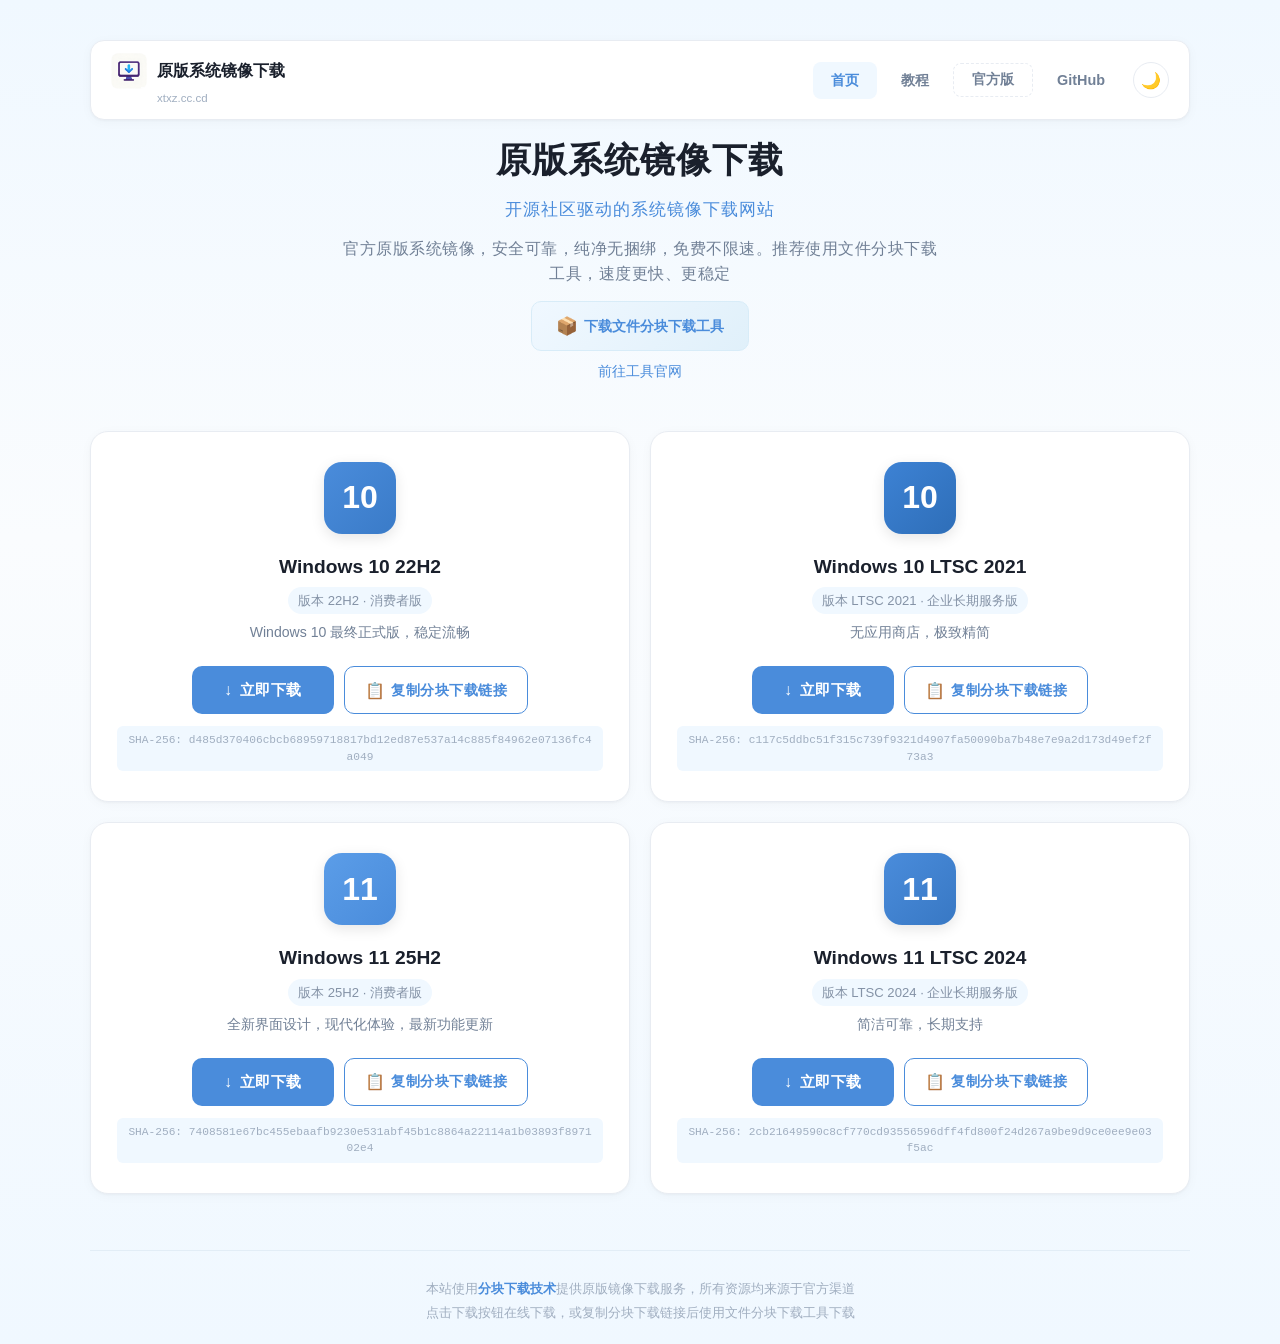
<file: index.html>
<!DOCTYPE html>
<html lang="zh-CN">
<head>
  <meta charset="UTF-8">
  <meta name="viewport" content="width=device-width, initial-scale=1.0">
  <meta name="description" content="官方原版系统镜像下载，包含 Windows 10、Windows 10 LTSC、Windows 11、Windows 11 LTSC，安全可靠纯净无捆绑">
  <meta name="keywords" content="Windows下载,Windows10,Windows11,系统镜像,原版ISO,系统下载">
  <meta name="theme-color" content="#4a8cdb">
  <meta name="color-scheme" content="light dark">
  <link rel="icon" type="image/png" href="favicon.png">
  <title>原版系统镜像下载</title>
  <link rel="stylesheet" href="style.css">
  <script src="script.js" defer></script>
</head>
<body>
  <nav class="top-nav" role="navigation" aria-label="主导航">
    <div class="nav-left">
      <a href="index.html" class="nav-brand">
        <img src="favicon.png" alt="网站图标" class="nav-logo">
        <span class="nav-title">原版系统镜像下载</span>
      </a>
      <a href="https://xtxz.cc.cd" class="nav-domain" id="navDomain">xtxz.cc.cd</a>
    </div>
    <div class="nav-right">
      <a href="index.html" class="nav-link active">首页</a>
      <a href="tutorial.html" class="nav-link">教程</a>
      <button class="version-toggle" id="versionToggle" title="切换版本"></button>
      <a href="https://github.com/xtjxxz/xtxz" target="_blank" rel="noopener noreferrer" class="nav-link">GitHub</a>
      <button class="theme-toggle" id="themeToggle" aria-label="切换暗色模式" title="切换暗色模式">
        <span class="theme-icon theme-icon-light">🌙</span>
        <span class="theme-icon theme-icon-dark">☀️</span>
      </button>
    </div>
  </nav>

  <div class="container">
    <header class="header">
      <h1>原版系统镜像下载</h1>
      <p class="header-tagline">开源社区驱动的系统镜像下载网站</p>
      <p class="subtitle">官方原版系统镜像，安全可靠，纯净无捆绑，免费不限速。推荐使用文件分块下载工具，速度更快、更稳定</p>
      <a href="https://y.zhshh.cn/fkxz/wjxz.exe" class="tool-link" download>
        <span class="link-icon">📦</span>
        下载文件分块下载工具
      </a>
      <a href="https://fkxz.zhshh.cn" target="_blank" rel="noopener noreferrer" class="site-link">前往工具官网</a>
    </header>

    <main class="download-grid" role="main" aria-label="系统镜像下载列表">
      <article class="download-card">
        <div class="card-icon win10" aria-hidden="true"></div>
        <div class="card-info">
          <h2>Windows 10 22H2</h2>
          <p class="version">版本 22H2 · 消费者版</p>
          <p class="desc">Windows 10 最终正式版，稳定流畅</p>
        </div>
        <div class="btn-group">
          <a href="https://xtjx.cc.cd/sw/?fkx=w1022h2.fkx" target="_blank" rel="noopener noreferrer" class="download-btn" aria-label="下载 Windows 10 22H2">
            <span class="btn-icon" aria-hidden="true">↓</span>
            立即下载
          </a>
          <button class="copy-btn" data-copy="https://xtjx.cc.cd/w1022h2.fkx" aria-label="复制 Windows 10 22H2 分块下载链接">
            <span class="btn-icon" aria-hidden="true">📋</span>
            复制分块下载链接
          </button>
        </div>
        <p class="sha256">SHA-256: d485d370406cbcb68959718817bd12ed87e537a14c885f84962e07136fc4a049</p>
      </article>

      <article class="download-card">
        <div class="card-icon win10ltsc" aria-hidden="true"></div>
        <div class="card-info">
          <h2>Windows 10 LTSC 2021</h2>
          <p class="version">版本 LTSC 2021 · 企业长期服务版</p>
          <p class="desc">无应用商店，极致精简</p>
        </div>
        <div class="btn-group">
          <a href="https://xtjx.cc.cd/sw/?fkx=w10ltsc2021.fkx" target="_blank" rel="noopener noreferrer" class="download-btn" aria-label="下载 Windows 10 LTSC 2021">
            <span class="btn-icon" aria-hidden="true">↓</span>
            立即下载
          </a>
          <button class="copy-btn" data-copy="https://xtjx.cc.cd/w10ltsc2021.fkx" aria-label="复制 Windows 10 LTSC 2021 分块下载链接">
            <span class="btn-icon" aria-hidden="true">📋</span>
            复制分块下载链接
          </button>
        </div>
        <p class="sha256">SHA-256: c117c5ddbc51f315c739f9321d4907fa50090ba7b48e7e9a2d173d49ef2f73a3</p>
      </article>

      <article class="download-card">
        <div class="card-icon win11" aria-hidden="true"></div>
        <div class="card-info">
          <h2>Windows 11 25H2</h2>
          <p class="version">版本 25H2 · 消费者版</p>
          <p class="desc">全新界面设计，现代化体验，最新功能更新</p>
        </div>
        <div class="btn-group">
          <a href="https://w11.xtjx.cc.cd/sw/?fkx=w1125h2.fkx" target="_blank" rel="noopener noreferrer" class="download-btn" aria-label="下载 Windows 11 25H2">
            <span class="btn-icon" aria-hidden="true">↓</span>
            立即下载
          </a>
          <button class="copy-btn" data-copy="https://w11.xtjx.cc.cd/w1125h2.fkx" aria-label="复制 Windows 11 25H2 分块下载链接">
            <span class="btn-icon" aria-hidden="true">📋</span>
            复制分块下载链接
          </button>
        </div>
        <p class="sha256">SHA-256: 7408581e67bc455ebaafb9230e531abf45b1c8864a22114a1b03893f897102e4</p>
      </article>

      <article class="download-card">
        <div class="card-icon win11ltsc" aria-hidden="true"></div>
        <div class="card-info">
          <h2>Windows 11 LTSC 2024</h2>
          <p class="version">版本 LTSC 2024 · 企业长期服务版</p>
          <p class="desc">简洁可靠，长期支持</p>
        </div>
        <div class="btn-group">
          <a href="https://w11ltsc.xtjx.cc.cd/sw/?fkx=w11ltsc2024.fkx" target="_blank" rel="noopener noreferrer" class="download-btn" aria-label="下载 Windows 11 LTSC 2024">
            <span class="btn-icon" aria-hidden="true">↓</span>
            立即下载
          </a>
          <button class="copy-btn" data-copy="https://w11ltsc.xtjx.cc.cd/w11ltsc2024.fkx" aria-label="复制 Windows 11 LTSC 2024 分块下载链接">
            <span class="btn-icon" aria-hidden="true">📋</span>
            复制分块下载链接
          </button>
        </div>
        <p class="sha256">SHA-256: 2cb21649590c8cf770cd93556596dff4fd800f24d267a9be9d9ce0ee9e03f5ac</p>
      </article>
    </main>

    <footer class="footer">
      <p>本站使用<a href="https://github.com/zsh-cn/fkxz" target="_blank" rel="noopener noreferrer" class="footer-link">分块下载技术</a>提供原版镜像下载服务，所有资源均来源于官方渠道</p>
      <p class="tips">点击下载按钮在线下载，或复制分块下载链接后使用文件分块下载工具下载</p>
    </footer>
  </div>

  <button class="back-to-top" id="backToTop" aria-label="回到顶部" title="回到顶部">
    <span class="back-to-top-icon">↑</span>
  </button>

  <div class="toast-container" id="toastContainer" aria-live="polite" aria-atomic="true"></div>
</body>
</html>
</file>
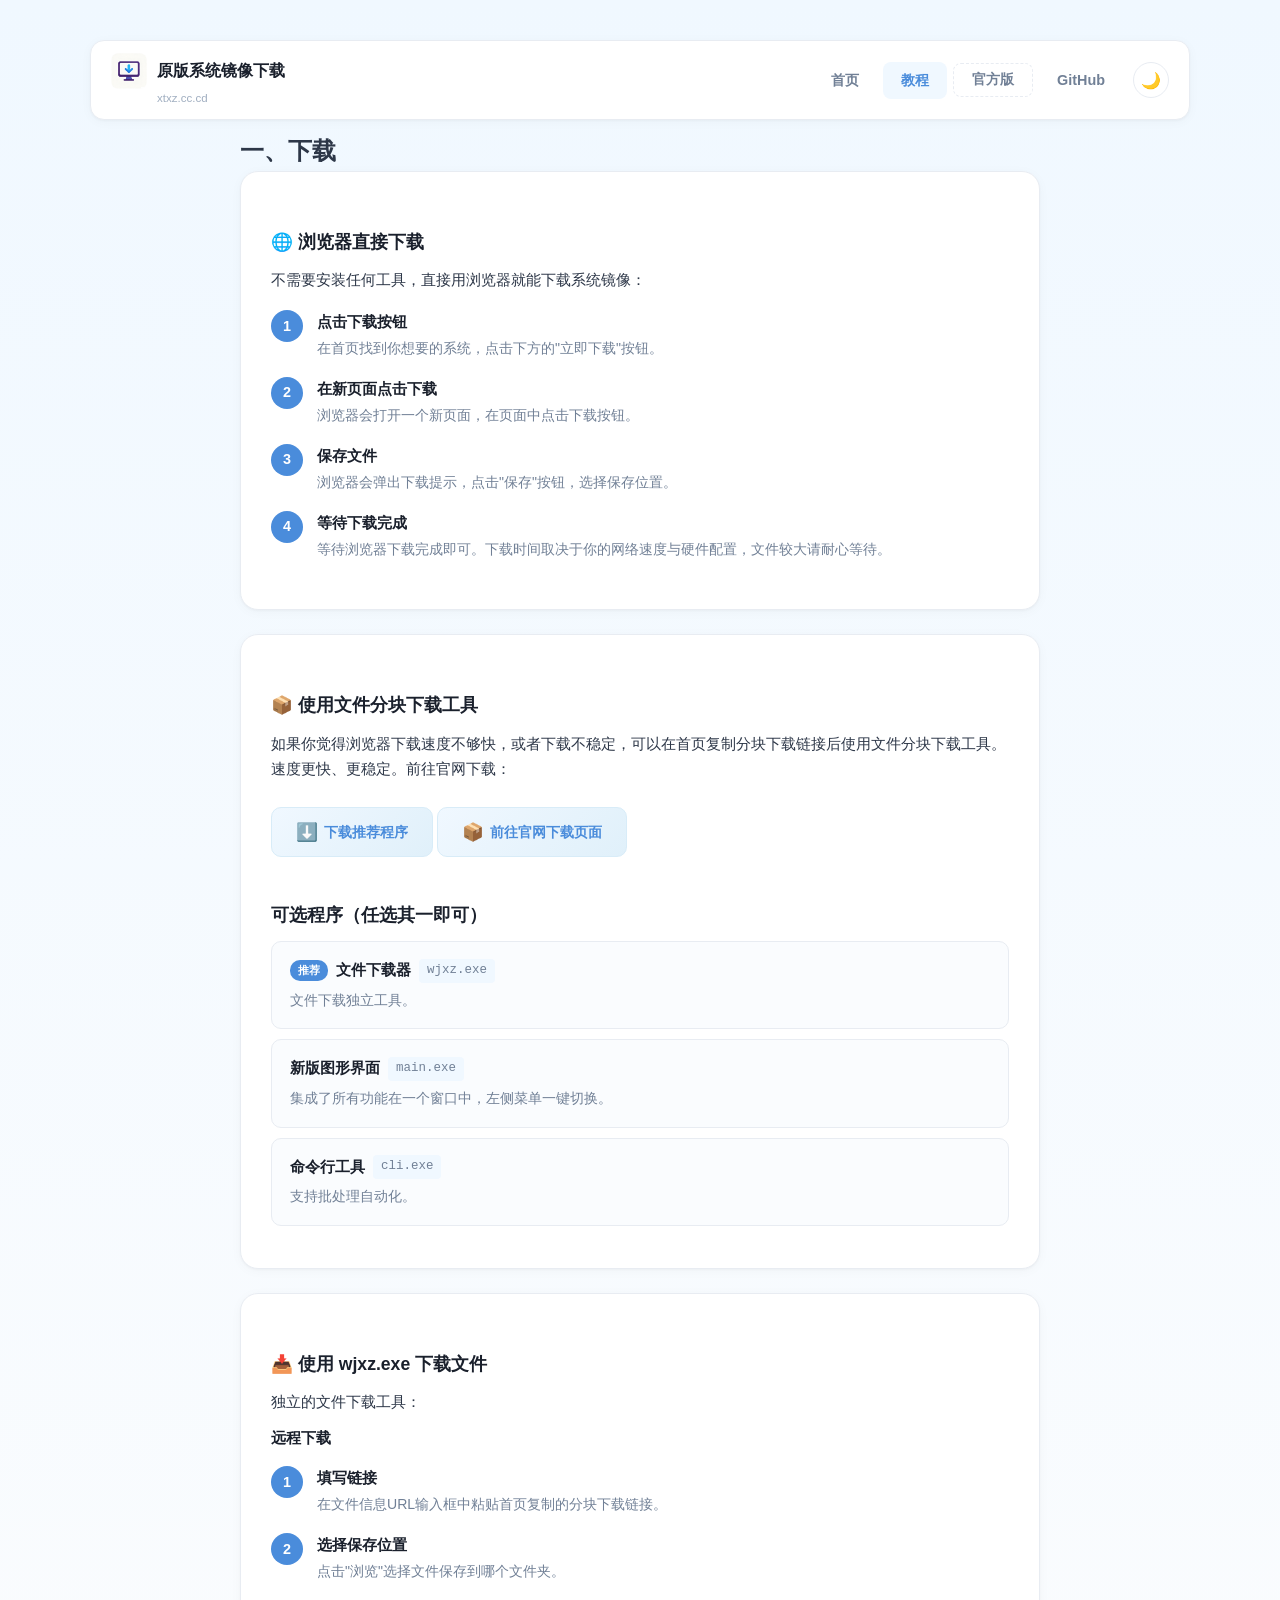
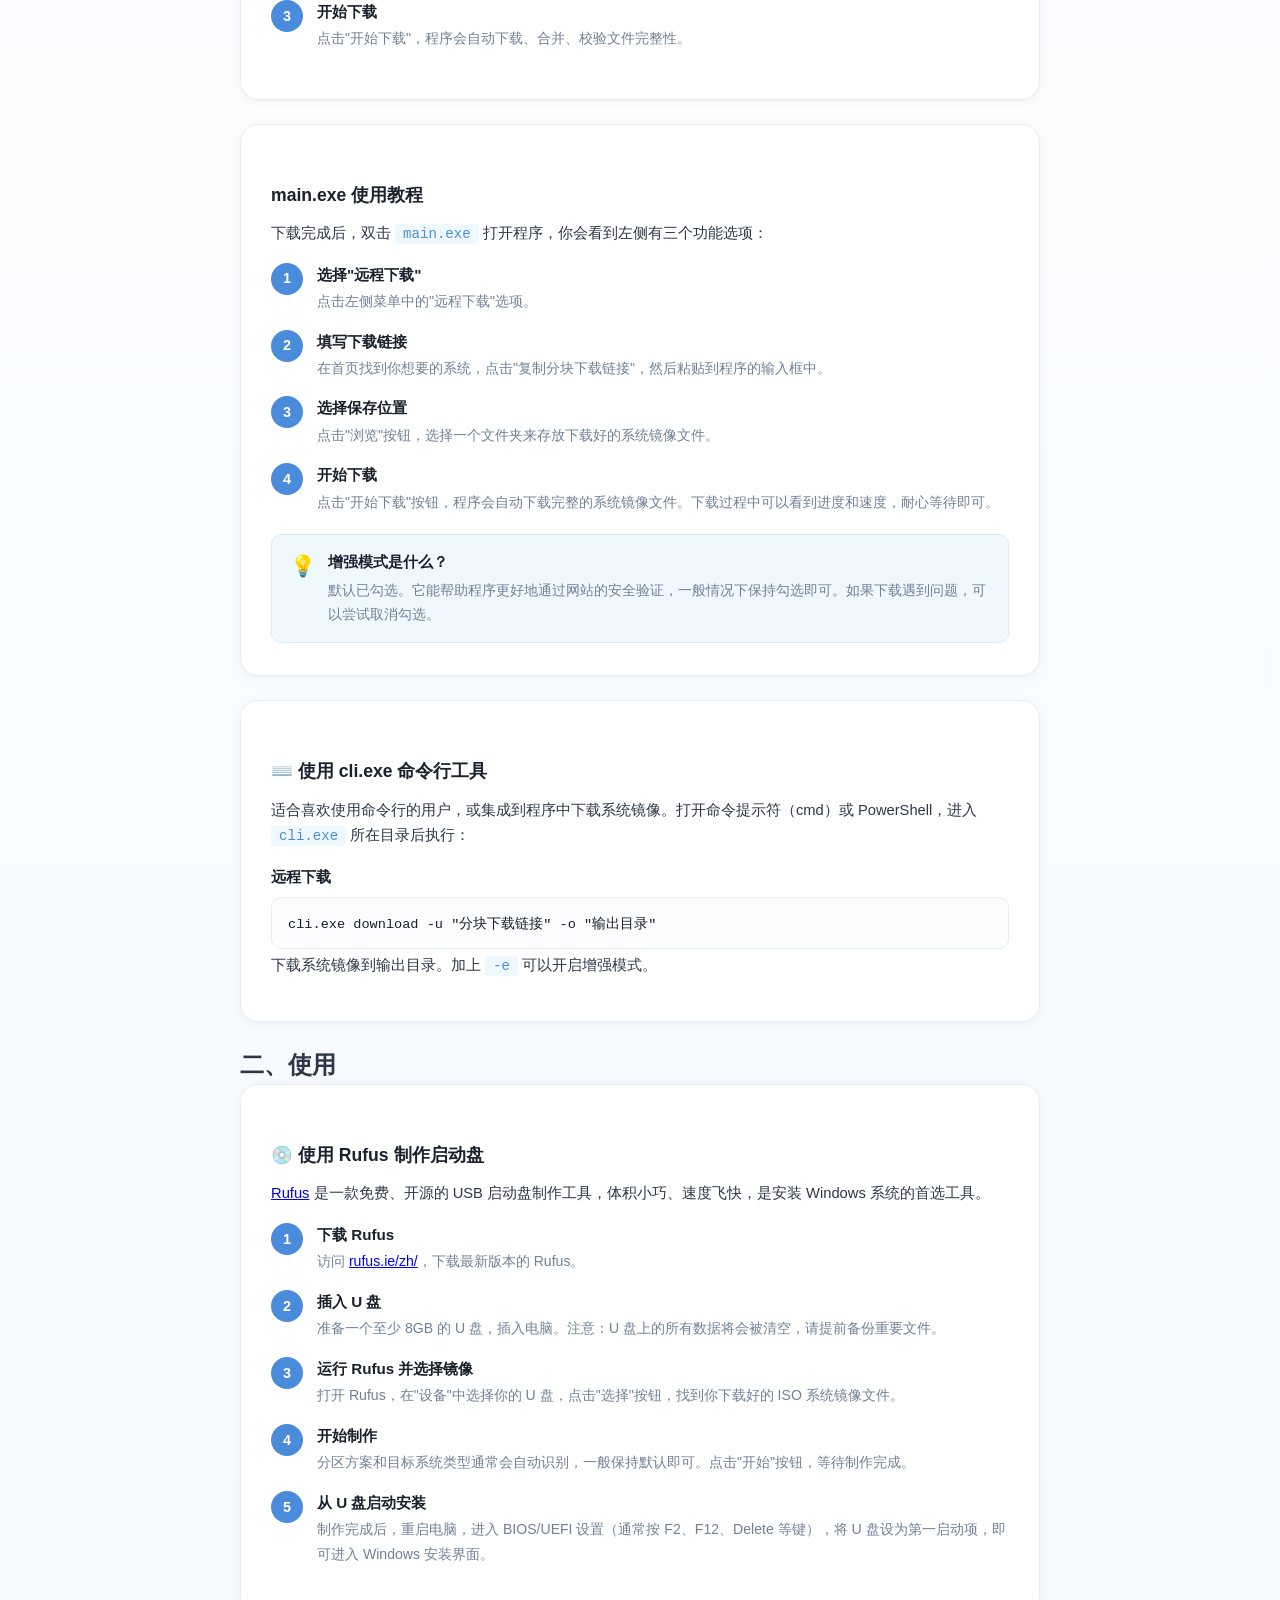
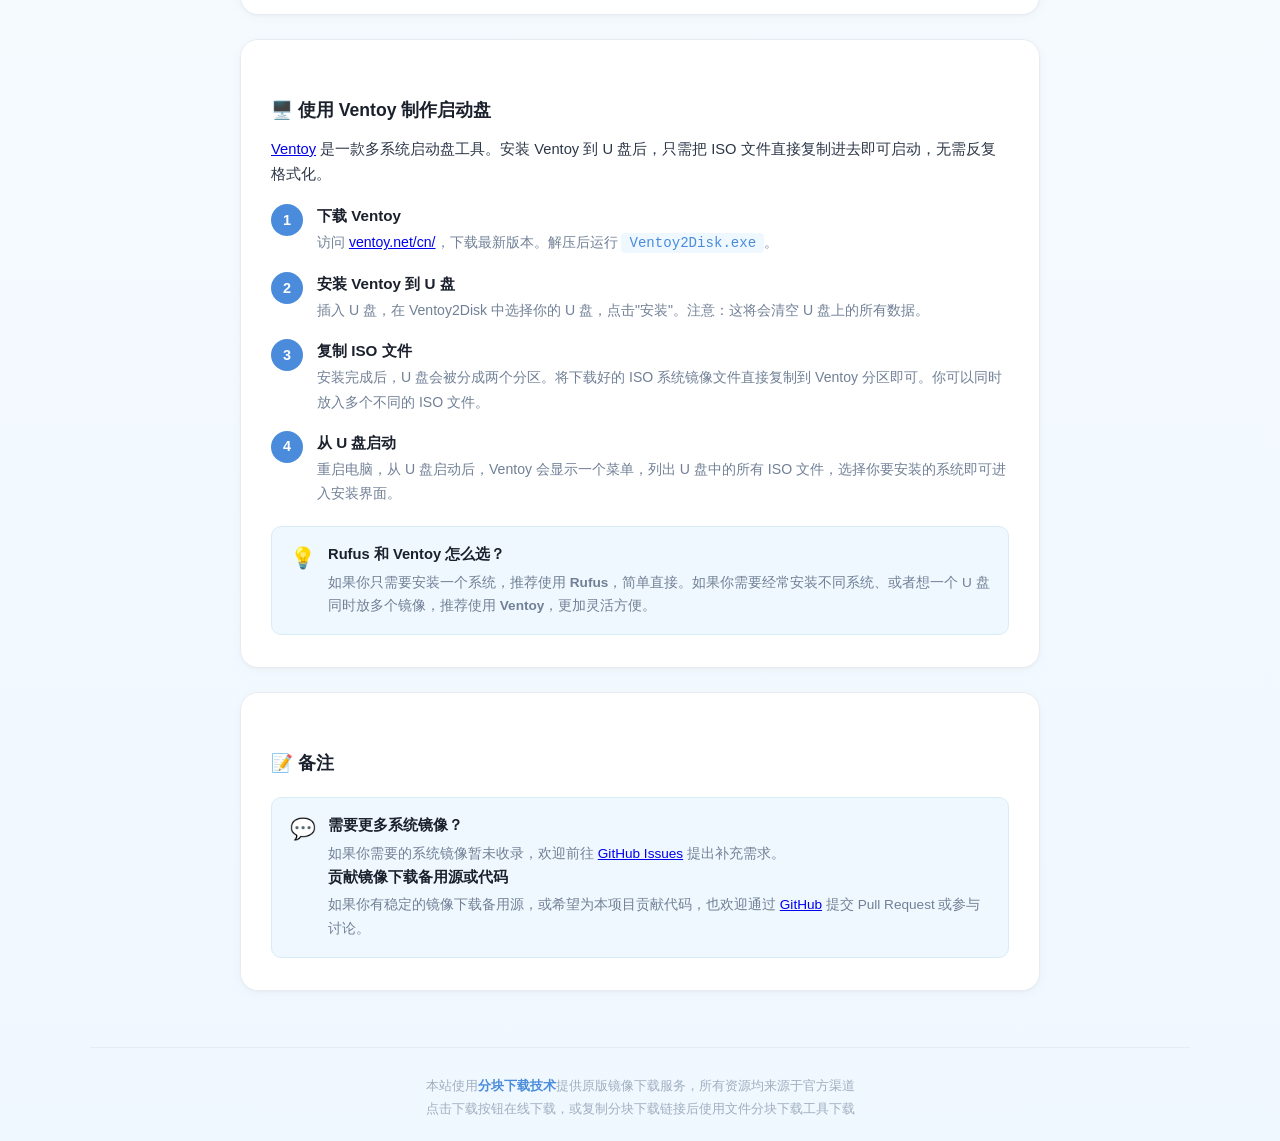
<file: tutorial.html>
<!DOCTYPE html>
<html lang="zh-CN">
<head>
  <meta charset="UTF-8">
  <meta name="viewport" content="width=device-width, initial-scale=1.0">
  <meta name="description" content="文件分块下载工具使用教程，手把手教你如何下载和安装 Windows 系统镜像">
  <meta name="keywords" content="Windows下载,文件分块下载,教程,系统镜像,下载工具">
  <meta name="theme-color" content="#4a8cdb">
  <meta name="color-scheme" content="light dark">
  <link rel="icon" type="image/png" href="favicon.png">
  <title>教程</title>
  <link rel="stylesheet" href="style.css">
  <script src="script.js" defer></script>
</head>
<body>
  <nav class="top-nav" role="navigation" aria-label="主导航">
    <div class="nav-left">
      <a href="index.html" class="nav-brand">
        <img src="favicon.png" alt="网站图标" class="nav-logo">
        <span class="nav-title">原版系统镜像下载</span>
      </a>
      <a href="https://xtxz.cc.cd" class="nav-domain" id="navDomain">xtxz.cc.cd</a>
    </div>
    <div class="nav-right">
      <a href="index.html" class="nav-link">首页</a>
      <a href="tutorial.html" class="nav-link active">教程</a>
      <button class="version-toggle" id="versionToggle" title="切换版本"></button>
      <a href="https://github.com/xtjxxz/xtxz" target="_blank" rel="noopener noreferrer" class="nav-link">GitHub</a>
      <button class="theme-toggle" id="themeToggle" aria-label="切换暗色模式" title="切换暗色模式">
        <span class="theme-icon theme-icon-light">🌙</span>
        <span class="theme-icon theme-icon-dark">☀️</span>
      </button>
    </div>
  </nav>

  <div class="container">
    <main class="tutorial-content" role="main" aria-label="使用教程">
      <h2>一、下载</h2>

      <section class="tutorial-section">
        <h3>🌐 浏览器直接下载</h3>
        <p>不需要安装任何工具，直接用浏览器就能下载系统镜像：</p>

        <div class="step-list">
          <div class="step-item">
            <span class="step-num">1</span>
            <div class="step-body">
              <h4>点击下载按钮</h4>
              <p>在首页找到你想要的系统，点击下方的"立即下载"按钮。</p>
            </div>
          </div>
          <div class="step-item">
            <span class="step-num">2</span>
            <div class="step-body">
              <h4>在新页面点击下载</h4>
              <p>浏览器会打开一个新页面，在页面中点击下载按钮。</p>
            </div>
          </div>
          <div class="step-item">
            <span class="step-num">3</span>
            <div class="step-body">
              <h4>保存文件</h4>
              <p>浏览器会弹出下载提示，点击"保存"按钮，选择保存位置。</p>
            </div>
          </div>
          <div class="step-item">
            <span class="step-num">4</span>
            <div class="step-body">
              <h4>等待下载完成</h4>
              <p>等待浏览器下载完成即可。下载时间取决于你的网络速度与硬件配置，文件较大请耐心等待。</p>
            </div>
          </div>
        </div>
      </section>

      <section class="tutorial-section">
        <h3>📦 使用文件分块下载工具</h3>
        <p>如果你觉得浏览器下载速度不够快，或者下载不稳定，可以在首页复制分块下载链接后使用文件分块下载工具。速度更快、更稳定。前往官网下载：</p>
        <a href="https://y.zhshh.cn/fkxz/wjxz.exe" class="tool-link" download>
          <span class="link-icon">⬇️</span>
          下载推荐程序
        </a>
        <a href="https://fkxz.zhshh.cn/download" target="_blank" rel="noopener noreferrer" class="tool-link">
          <span class="link-icon">📦</span>
          前往官网下载页面
        </a>

        <div class="program-list">
          <h3>可选程序（任选其一即可）</h3>
          <div class="program-card">
            <div class="program-header">
              <span class="program-badge">推荐</span>
              <strong>文件下载器</strong>
              <span class="program-file">wjxz.exe</span>
            </div>
            <p>文件下载独立工具。</p>
          </div>
          <div class="program-card">
            <div class="program-header">
              <strong>新版图形界面</strong>
              <span class="program-file">main.exe</span>
            </div>
            <p>集成了所有功能在一个窗口中，左侧菜单一键切换。</p>
          </div>
          <div class="program-card">
            <div class="program-header">
              <strong>命令行工具</strong>
              <span class="program-file">cli.exe</span>
            </div>
            <p>支持批处理自动化。</p>
          </div>
        </div>
      </section>

      <section class="tutorial-section">
        <h3>📥 使用 wjxz.exe 下载文件</h3>
        <p>独立的文件下载工具：</p>

        <h4>远程下载</h4>
        <div class="step-list">
          <div class="step-item">
            <span class="step-num">1</span>
            <div class="step-body">
              <h4>填写链接</h4>
              <p>在文件信息URL输入框中粘贴首页复制的分块下载链接。</p>
            </div>
          </div>
          <div class="step-item">
            <span class="step-num">2</span>
            <div class="step-body">
              <h4>选择保存位置</h4>
              <p>点击"浏览"选择文件保存到哪个文件夹。</p>
            </div>
          </div>
          <div class="step-item">
            <span class="step-num">3</span>
            <div class="step-body">
              <h4>开始下载</h4>
              <p>点击"开始下载"，程序会自动下载、合并、校验文件完整性。</p>
            </div>
          </div>
        </div>
      </section>

      <section class="tutorial-section">
        <h3>main.exe 使用教程</h3>
        <p>下载完成后，双击 <code>main.exe</code> 打开程序，你会看到左侧有三个功能选项：</p>

        <div class="step-list">
          <div class="step-item">
            <span class="step-num">1</span>
            <div class="step-body">
              <h4>选择"远程下载"</h4>
              <p>点击左侧菜单中的"远程下载"选项。</p>
            </div>
          </div>
          <div class="step-item">
            <span class="step-num">2</span>
            <div class="step-body">
              <h4>填写下载链接</h4>
              <p>在首页找到你想要的系统，点击"复制分块下载链接"，然后粘贴到程序的输入框中。</p>
            </div>
          </div>
          <div class="step-item">
            <span class="step-num">3</span>
            <div class="step-body">
              <h4>选择保存位置</h4>
              <p>点击"浏览"按钮，选择一个文件夹来存放下载好的系统镜像文件。</p>
            </div>
          </div>
          <div class="step-item">
            <span class="step-num">4</span>
            <div class="step-body">
              <h4>开始下载</h4>
              <p>点击"开始下载"按钮，程序会自动下载完整的系统镜像文件。下载过程中可以看到进度和速度，耐心等待即可。</p>
            </div>
          </div>
        </div>

        <div class="tip-box">
          <span class="tip-icon">💡</span>
          <div class="tip-body">
            <strong>增强模式是什么？</strong>
            <p>默认已勾选。它能帮助程序更好地通过网站的安全验证，一般情况下保持勾选即可。如果下载遇到问题，可以尝试取消勾选。</p>
          </div>
        </div>
      </section>

      <section class="tutorial-section">
        <h3>⌨️ 使用 cli.exe 命令行工具</h3>
        <p>适合喜欢使用命令行的用户，或集成到程序中下载系统镜像。打开命令提示符（cmd）或 PowerShell，进入 <code>cli.exe</code> 所在目录后执行：</p>

        <div class="cli-examples">
          <h4>远程下载</h4>
          <div class="code-block">
            <code>cli.exe download -u "分块下载链接" -o "输出目录"</code>
          </div>
          <p class="code-desc">下载系统镜像到输出目录。加上 <code>-e</code> 可以开启增强模式。</p>
        </div>
      </section>

      <h2>二、使用</h2>

      <section class="tutorial-section">
        <h3>💿 使用 Rufus 制作启动盘</h3>
        <p><a href="https://rufus.ie/zh/" target="_blank" rel="noopener noreferrer">Rufus</a> 是一款免费、开源的 USB 启动盘制作工具，体积小巧、速度飞快，是安装 Windows 系统的首选工具。</p>

        <div class="step-list">
          <div class="step-item">
            <span class="step-num">1</span>
            <div class="step-body">
              <h4>下载 Rufus</h4>
              <p>访问 <a href="https://rufus.ie/zh/" target="_blank" rel="noopener noreferrer">rufus.ie/zh/</a>，下载最新版本的 Rufus。</p>
            </div>
          </div>
          <div class="step-item">
            <span class="step-num">2</span>
            <div class="step-body">
              <h4>插入 U 盘</h4>
              <p>准备一个至少 8GB 的 U 盘，插入电脑。注意：U 盘上的所有数据将会被清空，请提前备份重要文件。</p>
            </div>
          </div>
          <div class="step-item">
            <span class="step-num">3</span>
            <div class="step-body">
              <h4>运行 Rufus 并选择镜像</h4>
              <p>打开 Rufus，在"设备"中选择你的 U 盘，点击"选择"按钮，找到你下载好的 ISO 系统镜像文件。</p>
            </div>
          </div>
          <div class="step-item">
            <span class="step-num">4</span>
            <div class="step-body">
              <h4>开始制作</h4>
              <p>分区方案和目标系统类型通常会自动识别，一般保持默认即可。点击"开始"按钮，等待制作完成。</p>
            </div>
          </div>
          <div class="step-item">
            <span class="step-num">5</span>
            <div class="step-body">
              <h4>从 U 盘启动安装</h4>
              <p>制作完成后，重启电脑，进入 BIOS/UEFI 设置（通常按 F2、F12、Delete 等键），将 U 盘设为第一启动项，即可进入 Windows 安装界面。</p>
            </div>
          </div>
        </div>
      </section>

      <section class="tutorial-section">
        <h3>🖥️ 使用 Ventoy 制作启动盘</h3>
        <p><a href="https://www.ventoy.net/cn/" target="_blank" rel="noopener noreferrer">Ventoy</a> 是一款多系统启动盘工具。安装 Ventoy 到 U 盘后，只需把 ISO 文件直接复制进去即可启动，无需反复格式化。</p>

        <div class="step-list">
          <div class="step-item">
            <span class="step-num">1</span>
            <div class="step-body">
              <h4>下载 Ventoy</h4>
              <p>访问 <a href="https://www.ventoy.net/cn/" target="_blank" rel="noopener noreferrer">ventoy.net/cn/</a>，下载最新版本。解压后运行 <code>Ventoy2Disk.exe</code>。</p>
            </div>
          </div>
          <div class="step-item">
            <span class="step-num">2</span>
            <div class="step-body">
              <h4>安装 Ventoy 到 U 盘</h4>
              <p>插入 U 盘，在 Ventoy2Disk 中选择你的 U 盘，点击"安装"。注意：这将会清空 U 盘上的所有数据。</p>
            </div>
          </div>
          <div class="step-item">
            <span class="step-num">3</span>
            <div class="step-body">
              <h4>复制 ISO 文件</h4>
              <p>安装完成后，U 盘会被分成两个分区。将下载好的 ISO 系统镜像文件直接复制到 Ventoy 分区即可。你可以同时放入多个不同的 ISO 文件。</p>
            </div>
          </div>
          <div class="step-item">
            <span class="step-num">4</span>
            <div class="step-body">
              <h4>从 U 盘启动</h4>
              <p>重启电脑，从 U 盘启动后，Ventoy 会显示一个菜单，列出 U 盘中的所有 ISO 文件，选择你要安装的系统即可进入安装界面。</p>
            </div>
          </div>
        </div>

        <div class="tip-box">
          <span class="tip-icon">💡</span>
          <div class="tip-body">
            <strong>Rufus 和 Ventoy 怎么选？</strong>
            <p>如果你只需要安装一个系统，推荐使用 <b>Rufus</b>，简单直接。如果你需要经常安装不同系统、或者想一个 U 盘同时放多个镜像，推荐使用 <b>Ventoy</b>，更加灵活方便。</p>
          </div>
        </div>
      </section>

      <section class="tutorial-section">
        <h3>📝 备注</h3>
        <div class="tip-box">
          <span class="tip-icon">💬</span>
          <div class="tip-body">
            <strong>需要更多系统镜像？</strong>
            <p>如果你需要的系统镜像暂未收录，欢迎前往 <a href="https://github.com/xtjxxz/xtxz/issues" target="_blank" rel="noopener noreferrer">GitHub Issues</a> 提出补充需求。</p>
            <strong>贡献镜像下载备用源或代码</strong>
            <p>如果你有稳定的镜像下载备用源，或希望为本项目贡献代码，也欢迎通过 <a href="https://github.com/xtjxxz/xtxz" target="_blank" rel="noopener noreferrer">GitHub</a> 提交 Pull Request 或参与讨论。</p>
          </div>
        </div>
      </section>
    </main>

    <footer class="footer">
      <p>本站使用<a href="https://github.com/zsh-cn/fkxz" target="_blank" rel="noopener noreferrer" class="footer-link">分块下载技术</a>提供原版镜像下载服务，所有资源均来源于官方渠道</p>
      <p class="tips">点击下载按钮在线下载，或复制分块下载链接后使用文件分块下载工具下载</p>
    </footer>
  </div>

  <button class="back-to-top" id="backToTop" aria-label="回到顶部" title="回到顶部">
    <span class="back-to-top-icon">↑</span>
  </button>

  <div class="toast-container" id="toastContainer" aria-live="polite" aria-atomic="true"></div>
</body>
</html>
</file>
<file: style.css>
:root {
  --bg-primary: #f0f8ff;
  --bg-secondary: #fafcfe;
  --bg-card: #ffffff;
  --bg-card-hover: #ffffff;
  --text-primary: #1a202c;
  --text-secondary: #2d3748;
  --text-muted: #718096;
  --text-light: #8492a6;
  --text-extra-light: #a0aec0;
  --text-ultra-light: #bcc4d2;
  --border-color: #e8ecf2;
  --border-hover: #c8e0f8;
  --border-footer: #e2edf6;
  --accent: #4a8cdb;
  --accent-hover: #3a7bc8;
  --accent-light: #5b9de8;
  --accent-bg: #f0f8ff;
  --accent-bg-hover: #e0f0fa;
  --accent-border: #d8ecf8;
  --success: #10b981;
  --shadow-sm: 0 1px 3px rgba(0, 0, 0, 0.04), 0 2px 12px rgba(0, 0, 0, 0.03);
  --shadow-md: 0 4px 8px rgba(0, 0, 0, 0.06), 0 8px 28px rgba(74, 140, 219, 0.12);
  --shadow-btn: 0 6px 20px rgba(74, 140, 219, 0.3);
  --shadow-btn-secondary: 0 6px 20px rgba(74, 140, 219, 0.25);
  --shadow-icon: 0 4px 14px rgba(0, 0, 0, 0.1);
  --radius-sm: 10px;
  --radius-md: 14px;
  --radius-lg: 18px;
  --radius-full: 50%;
  --transition-fast: 0.2s ease;
  --transition-normal: 0.25s ease;
  --transition-slow: 0.35s ease;
}

[data-theme="dark"] {
  --bg-primary: #0f172a;
  --bg-secondary: #1a2332;
  --bg-card: #1e293b;
  --bg-card-hover: #243447;
  --text-primary: #e2e8f0;
  --text-secondary: #cbd5e1;
  --text-muted: #94a3b8;
  --text-light: #8899aa;
  --text-extra-light: #6b7d8e;
  --text-ultra-light: #5a6d7e;
  --border-color: #2d3d52;
  --border-hover: #3d5a80;
  --border-footer: #2d3d52;
  --accent: #60a5fa;
  --accent-hover: #3b82f6;
  --accent-light: #93c5fd;
  --accent-bg: #172554;
  --accent-bg-hover: #1e3a6e;
  --accent-border: #1e3a6e;
  --success: #34d399;
  --shadow-sm: 0 1px 3px rgba(0, 0, 0, 0.15), 0 2px 12px rgba(0, 0, 0, 0.1);
  --shadow-md: 0 4px 8px rgba(0, 0, 0, 0.2), 0 8px 28px rgba(0, 0, 0, 0.18);
  --shadow-btn: 0 6px 20px rgba(96, 165, 250, 0.25);
  --shadow-btn-secondary: 0 6px 20px rgba(96, 165, 250, 0.2);
  --shadow-icon: 0 4px 14px rgba(0, 0, 0, 0.25);
}

* {
  margin: 0;
  padding: 0;
  box-sizing: border-box;
}

html {
  scroll-behavior: smooth;
}

body {
  font-family: "Microsoft YaHei", "PingFang SC", "Helvetica Neue", Arial, sans-serif;
  background: linear-gradient(180deg, var(--bg-primary) 0%, var(--bg-secondary) 40%, var(--bg-primary) 100%);
  min-height: 100vh;
  color: var(--text-secondary);
  padding: 40px 20px 20px;
  transition: background 0.35s ease, color 0.35s ease;
  line-height: 1.6;
}

.container {
  max-width: 1100px;
  margin: 0 auto;
  animation: fadeInUp 0.6s ease both;
}

@keyframes fadeInUp {
  from {
    opacity: 0;
    transform: translateY(20px);
  }
  to {
    opacity: 1;
    transform: translateY(0);
  }
}

@keyframes fadeInRight {
  from {
    opacity: 0;
    transform: translateX(-20px);
  }
  to {
    opacity: 1;
    transform: translateX(0);
  }
}

@keyframes pulse {
  0%, 100% {
    transform: scale(1);
  }
  50% {
    transform: scale(1.05);
  }
}

@keyframes slideInUp {
  from {
    opacity: 0;
    transform: translateY(30px);
  }
  to {
    opacity: 1;
    transform: translateY(0);
  }
}

@keyframes bounceIn {
  0% {
    opacity: 0;
    transform: scale(0.3);
  }
  50% {
    transform: scale(1.08);
  }
  70% {
    transform: scale(0.95);
  }
  100% {
    opacity: 1;
    transform: scale(1);
  }
}

@keyframes shimmer {
  0% {
    background-position: -200% 0;
  }
  100% {
    background-position: 200% 0;
  }
}

.top-nav {
  display: flex;
  align-items: center;
  justify-content: space-between;
  max-width: 1100px;
  margin: 0 auto 12px;
  padding: 12px 20px;
  background: var(--bg-card);
  border: 1px solid var(--border-color);
  border-radius: var(--radius-md);
  box-shadow: var(--shadow-sm);
  transition: background var(--transition-normal), border-color var(--transition-normal);
  animation: fadeInUp 0.6s ease both;
}

.nav-left {
  display: flex;
  flex-direction: column;
  align-items: flex-start;
}

.nav-brand {
  display: flex;
  align-items: center;
  gap: 10px;
  text-decoration: none;
  color: inherit;
}

.nav-logo {
  width: 36px;
  height: 36px;
  border-radius: 8px;
  flex-shrink: 0;
}

.nav-title {
  font-size: 1rem;
  font-weight: 700;
  color: var(--text-primary);
  transition: color var(--transition-normal);
  white-space: nowrap;
}

.nav-domain {
  font-size: 0.72rem;
  color: var(--text-extra-light);
  text-decoration: none;
  transition: color var(--transition-fast);
  white-space: nowrap;
  padding-left: 46px;
}

.nav-domain:hover {
  color: var(--accent);
  text-decoration: underline;
}

.nav-right {
  display: flex;
  align-items: center;
  gap: 6px;
}

.nav-link {
  display: inline-flex;
  align-items: center;
  padding: 7px 18px;
  border-radius: 8px;
  font-size: 0.9rem;
  font-weight: 600;
  color: var(--text-muted);
  text-decoration: none;
  transition: color var(--transition-fast), background var(--transition-fast);
}

.nav-link:hover {
  color: var(--accent);
  background: var(--accent-bg);
}

.nav-link.active {
  color: var(--accent);
  background: var(--accent-bg);
}

.version-toggle {
  display: inline-flex;
  align-items: center;
  padding: 7px 18px;
  border-radius: 8px;
  font-size: 0.85rem;
  font-weight: 600;
  font-family: inherit;
  color: var(--text-muted);
  background: transparent;
  border: 1.5px dashed var(--border-color);
  cursor: pointer;
  transition: color var(--transition-fast), background var(--transition-fast), border-color var(--transition-fast);
  white-space: nowrap;
}

.version-toggle:hover {
  color: var(--accent);
  background: var(--accent-bg);
  border-color: var(--accent);
}

.header {
  text-align: center;
  margin-bottom: 48px;
  animation: fadeInUp 0.6s ease both;
}

.header h1 {
  font-size: 2.2rem;
  font-weight: 700;
  color: var(--text-primary);
  margin-bottom: 8px;
  letter-spacing: 1px;
  transition: color var(--transition-normal);
}

.header-tagline {
  font-size: 1.05rem;
  font-weight: 500;
  color: var(--accent);
  letter-spacing: 1px;
  margin-bottom: 12px;
  transition: color var(--transition-normal);
}

.subtitle {
  font-size: 1rem;
  color: var(--text-muted);
  letter-spacing: 0.5px;
  max-width: 600px;
  margin: 0 auto;
  transition: color var(--transition-normal);
}

.tool-link {
  display: inline-flex;
  align-items: center;
  gap: 6px;
  margin-top: 14px;
  padding: 10px 24px;
  background: linear-gradient(135deg, var(--accent-bg), var(--accent-bg-hover));
  color: var(--accent);
  text-decoration: none;
  border-radius: var(--radius-sm);
  font-size: 0.88rem;
  font-weight: 600;
  border: 1px solid var(--accent-border);
  transition: background var(--transition-fast), box-shadow var(--transition-fast), transform var(--transition-fast);
}

.tool-link:hover {
  background: linear-gradient(135deg, var(--accent-bg-hover), var(--accent-bg));
  box-shadow: 0 4px 16px rgba(74, 140, 219, 0.15);
  transform: translateY(-1px);
}

.tool-link:focus-visible {
  outline: 2px solid var(--accent);
  outline-offset: 2px;
}

.link-icon {
  font-size: 1.1rem;
}

.site-link {
  display: block;
  margin-top: 10px;
  font-size: 0.85rem;
  color: var(--accent);
  text-decoration: none;
  transition: color var(--transition-fast);
}

.site-link:hover {
  color: var(--accent-hover);
  text-decoration: underline;
}

.download-grid {
  display: grid;
  grid-template-columns: repeat(2, 1fr);
  gap: 20px;
}

.download-card {
  background: var(--bg-card);
  border: 1px solid var(--border-color);
  border-radius: var(--radius-lg);
  padding: 30px 26px;
  display: flex;
  flex-direction: column;
  align-items: center;
  text-align: center;
  box-shadow: var(--shadow-sm);
  transition: transform var(--transition-normal), box-shadow var(--transition-normal), border-color var(--transition-normal), background var(--transition-normal);
  animation: slideInUp 0.5s ease both;
  position: relative;
  overflow: hidden;
}

.download-card::before {
  content: '';
  position: absolute;
  top: 0;
  left: 0;
  right: 0;
  height: 3px;
  background: linear-gradient(90deg, transparent, var(--accent), transparent);
  opacity: 0;
  transition: opacity var(--transition-normal);
}

.download-card:hover::before {
  opacity: 1;
}

.download-card:nth-child(1) { animation-delay: 0.1s; }
.download-card:nth-child(2) { animation-delay: 0.2s; }
.download-card:nth-child(3) { animation-delay: 0.3s; }
.download-card:nth-child(4) { animation-delay: 0.4s; }

.download-card:hover {
  transform: translateY(-4px);
  border-color: var(--border-hover);
  background: var(--bg-card-hover);
  box-shadow: var(--shadow-md);
}

.card-icon {
  width: 72px;
  height: 72px;
  border-radius: var(--radius-lg);
  margin-bottom: 18px;
  display: flex;
  align-items: center;
  justify-content: center;
  font-size: 2rem;
  font-weight: 700;
  color: #ffffff;
  box-shadow: var(--shadow-icon);
  transition: transform var(--transition-fast), box-shadow var(--transition-fast);
  position: relative;
  z-index: 1;
}

.download-card:hover .card-icon {
  transform: scale(1.08);
}

.card-icon.win10 {
  background: linear-gradient(135deg, #4a8cdb, #3a7bc8);
}

.card-icon.win10::before {
  content: "10";
}

.card-icon.win10ltsc {
  background: linear-gradient(135deg, #3d82d4, #2e6eb8);
}

.card-icon.win10ltsc::before {
  content: "10";
}

.card-icon.win11 {
  background: linear-gradient(135deg, #5b9de8, #4a8cdb);
}

.card-icon.win11::before {
  content: "11";
}

.card-icon.win11ltsc {
  background: linear-gradient(135deg, #4a8cdb, #3878c4);
}

.card-icon.win11ltsc::before {
  content: "11";
}

.card-info {
  margin-bottom: 22px;
}

.card-info h2 {
  font-size: 1.2rem;
  font-weight: 600;
  color: var(--text-primary);
  margin-bottom: 5px;
  transition: color var(--transition-normal);
}

.version {
  font-size: 0.82rem;
  color: var(--text-light);
  margin-bottom: 8px;
  display: inline-flex;
  align-items: center;
  gap: 4px;
  background: var(--accent-bg);
  padding: 3px 10px;
  border-radius: 20px;
  transition: background var(--transition-normal), color var(--transition-normal);
}

.desc {
  font-size: 0.88rem;
  color: var(--text-muted);
  line-height: 1.55;
  max-width: 280px;
  transition: color var(--transition-normal);
}

.btn-group {
  display: flex;
  gap: 10px;
  margin-top: auto;
  flex-wrap: wrap;
  justify-content: center;
}

.download-btn {
  display: inline-flex;
  align-items: center;
  justify-content: center;
  gap: 7px;
  background: var(--accent);
  color: #ffffff;
  text-decoration: none;
  padding: 11px 32px;
  border-radius: var(--radius-sm);
  font-size: 0.95rem;
  font-weight: 600;
  letter-spacing: 0.5px;
  transition: background var(--transition-fast), transform var(--transition-fast), box-shadow var(--transition-fast);
  border: none;
  cursor: pointer;
  font-family: inherit;
  position: relative;
  overflow: hidden;
}

.download-btn::after {
  content: '';
  position: absolute;
  top: 50%;
  left: 50%;
  width: 0;
  height: 0;
  border-radius: 50%;
  background: rgba(255, 255, 255, 0.2);
  transform: translate(-50%, -50%);
  transition: width 0.5s ease, height 0.5s ease;
}

.download-btn:active::after {
  width: 300px;
  height: 300px;
}

.download-btn:hover {
  background: var(--accent-hover);
  transform: scale(1.03);
  box-shadow: var(--shadow-btn);
}

.download-btn:active {
  transform: scale(0.97);
}

.download-btn:focus-visible {
  outline: 2px solid var(--accent);
  outline-offset: 2px;
}

.btn-icon {
  font-size: 1rem;
  font-weight: 700;
}

.copy-btn {
  display: inline-flex;
  align-items: center;
  justify-content: center;
  gap: 6px;
  background: var(--bg-card);
  color: var(--accent);
  border: 1.5px solid var(--accent);
  padding: 10px 20px;
  border-radius: var(--radius-sm);
  font-size: 0.9rem;
  font-weight: 600;
  letter-spacing: 0.5px;
  cursor: pointer;
  font-family: inherit;
  transition: background var(--transition-fast), color var(--transition-fast), transform var(--transition-fast), box-shadow var(--transition-fast), border-color var(--transition-fast);
}

.copy-btn:hover {
  background: var(--accent);
  color: #ffffff;
  transform: scale(1.03);
  box-shadow: var(--shadow-btn-secondary);
}

.copy-btn:active {
  transform: scale(0.97);
}

.copy-btn:focus-visible {
  outline: 2px solid var(--accent);
  outline-offset: 2px;
}

.copy-btn.copied {
  background: var(--success);
  color: #ffffff;
  border-color: var(--success);
  animation: pulse 0.3s ease;
}

.sha256 {
  font-size: 0.7rem;
  color: var(--text-extra-light);
  margin-top: 12px;
  word-break: break-all;
  line-height: 1.5;
  max-width: 100%;
  font-family: "Consolas", "Monaco", "Courier New", monospace;
  transition: color var(--transition-normal);
  padding: 6px 10px;
  background: var(--accent-bg);
  border-radius: 6px;
  width: 100%;
  transition: background var(--transition-normal), color var(--transition-normal);
}

.footer {
  text-align: center;
  margin-top: 56px;
  padding-top: 26px;
  border-top: 1px solid var(--border-footer);
  animation: fadeInUp 0.6s ease 0.5s both;
}

.footer p {
  font-size: 0.82rem;
  color: var(--text-extra-light);
  line-height: 1.8;
  transition: color var(--transition-normal);
}

.tips {
  color: var(--text-ultra-light);
  font-size: 0.78rem;
}

.footer-link {
  color: var(--accent);
  text-decoration: none;
  font-weight: 600;
  transition: color var(--transition-fast), text-decoration var(--transition-fast);
}

.footer-link:hover {
  text-decoration: underline;
}

.footer-link:focus-visible {
  outline: 2px solid var(--accent);
  outline-offset: 2px;
}

.theme-toggle {
  width: 36px;
  height: 36px;
  border-radius: var(--radius-full);
  border: 1.5px solid var(--border-color);
  background: var(--bg-card);
  cursor: pointer;
  display: flex;
  align-items: center;
  justify-content: center;
  font-size: 1rem;
  flex-shrink: 0;
  margin-left: 4px;
  transition: background var(--transition-fast), border-color var(--transition-fast), transform var(--transition-fast), box-shadow var(--transition-fast);
}

.theme-toggle:hover {
  transform: scale(1.1);
  box-shadow: var(--shadow-md);
  border-color: var(--accent);
}

.theme-toggle:active {
  transform: scale(0.95);
}

.theme-toggle:focus-visible {
  outline: 2px solid var(--accent);
  outline-offset: 2px;
}

.theme-icon {
  transition: transform var(--transition-normal), opacity var(--transition-normal);
}

[data-theme="dark"] .theme-icon-light {
  display: inline;
}

[data-theme="dark"] .theme-icon-dark {
  display: none;
}

.theme-icon-light {
  display: inline;
}

.theme-icon-dark {
  display: none;
}

[data-theme="dark"] .theme-icon-light {
  display: none;
}

[data-theme="dark"] .theme-icon-dark {
  display: inline;
}

.back-to-top {
  position: fixed;
  bottom: 30px;
  right: 30px;
  z-index: 1000;
  width: 44px;
  height: 44px;
  border-radius: var(--radius-full);
  border: 1.5px solid var(--border-color);
  background: var(--bg-card);
  color: var(--accent);
  cursor: pointer;
  display: flex;
  align-items: center;
  justify-content: center;
  font-size: 1.2rem;
  box-shadow: var(--shadow-sm);
  opacity: 0;
  visibility: hidden;
  transform: translateY(10px);
  transition: opacity var(--transition-normal), visibility var(--transition-normal), transform var(--transition-normal), background var(--transition-fast), border-color var(--transition-fast), box-shadow var(--transition-fast);
}

.back-to-top.visible {
  opacity: 1;
  visibility: visible;
  transform: translateY(0);
}

.back-to-top:hover {
  transform: translateY(-3px);
  box-shadow: var(--shadow-md);
  border-color: var(--accent);
  background: var(--accent);
  color: #ffffff;
}

.back-to-top:active {
  transform: scale(0.95);
}

.back-to-top:focus-visible {
  outline: 2px solid var(--accent);
  outline-offset: 2px;
}

.back-to-top-icon {
  font-weight: 700;
  font-size: 1.1rem;
}

.toast-container {
  position: fixed;
  top: 20px;
  left: 50%;
  transform: translateX(-50%);
  z-index: 9999;
  display: flex;
  flex-direction: column;
  gap: 10px;
  pointer-events: none;
}

.toast {
  display: flex;
  align-items: center;
  gap: 8px;
  padding: 12px 24px;
  background: var(--bg-card);
  border: 1px solid var(--border-color);
  border-radius: var(--radius-sm);
  box-shadow: 0 8px 32px rgba(0, 0, 0, 0.12);
  font-size: 0.9rem;
  font-weight: 500;
  color: var(--text-primary);
  pointer-events: auto;
  animation: bounceIn 0.4s ease both;
  white-space: nowrap;
  transition: background var(--transition-normal), color var(--transition-normal), border-color var(--transition-normal);
}

.toast.success {
  border-left: 3px solid var(--success);
}

.toast.error {
  border-left: 3px solid #ef4444;
}

.toast.fade-out {
  animation: fadeOut 0.35s ease both;
}

@keyframes fadeOut {
  from {
    opacity: 1;
    transform: translateY(0);
  }
  to {
    opacity: 0;
    transform: translateY(-10px);
  }
}

.toast-icon {
  font-size: 1.1rem;
}

@media (max-width: 768px) {
  .download-grid {
    grid-template-columns: 1fr;
  }

  .header h1 {
    font-size: 1.7rem;
  }

  .download-card {
    padding: 24px 20px;
  }

  .theme-toggle {
    width: 32px;
    height: 32px;
    font-size: 0.9rem;
  }

  .back-to-top {
    bottom: 20px;
    right: 20px;
    width: 38px;
    height: 38px;
  }

  .btn-group {
    flex-direction: column;
    width: 100%;
  }

  .download-btn,
  .copy-btn {
    width: 100%;
    justify-content: center;
  }

  .toast {
    padding: 10px 18px;
    font-size: 0.82rem;
    white-space: normal;
    max-width: 90vw;
  }
}

@media (max-width: 480px) {
  body {
    padding: 20px 12px 12px;
  }

  .header h1 {
    font-size: 1.4rem;
  }

  .subtitle {
    font-size: 0.85rem;
  }

  .header-tagline {
    font-size: 0.85rem;
  }

  .download-card {
    padding: 20px 16px;
    border-radius: var(--radius-md);
  }

  .card-icon {
    width: 56px;
    height: 56px;
    font-size: 1.5rem;
    border-radius: var(--radius-md);
  }

  .card-info h2 {
    font-size: 1.05rem;
  }

  .sha256 {
    font-size: 0.65rem;
  }

  .tool-link {
    font-size: 0.8rem;
    padding: 8px 18px;
  }
}

@media (prefers-reduced-motion: reduce) {
  *,
  *::before,
  *::after {
    animation-duration: 0.01ms !important;
    animation-iteration-count: 1 !important;
    transition-duration: 0.01ms !important;
    scroll-behavior: auto !important;
  }
}

@media print {
  .theme-toggle,
  .back-to-top,
  .toast-container,
  .btn-group {
    display: none !important;
  }

  body {
    background: #ffffff;
    color: #000000;
  }

  .download-card {
    break-inside: avoid;
    box-shadow: none;
    border: 1px solid #ccc;
  }
}

.tutorial-content {
  max-width: 800px;
  margin: 0 auto;
  animation: fadeInUp 0.6s ease both;
}

.tutorial-section {
  background: var(--bg-card);
  border: 1px solid var(--border-color);
  border-radius: var(--radius-lg);
  padding: 32px 30px;
  margin-bottom: 24px;
  box-shadow: var(--shadow-sm);
  transition: background var(--transition-normal), border-color var(--transition-normal);
}

.tutorial-section h2 {
  font-size: 1.35rem;
  font-weight: 700;
  color: var(--text-primary);
  margin-bottom: 16px;
  transition: color var(--transition-normal);
}

.tutorial-section h3 {
  font-size: 1.1rem;
  font-weight: 600;
  color: var(--text-primary);
  margin: 24px 0 12px;
  transition: color var(--transition-normal);
}

.tutorial-section h4 {
  font-size: 0.95rem;
  font-weight: 600;
  color: var(--text-primary);
  margin-bottom: 4px;
  transition: color var(--transition-normal);
}

.tutorial-section p {
  font-size: 0.92rem;
  color: var(--text-secondary);
  line-height: 1.75;
  margin-bottom: 10px;
  transition: color var(--transition-normal);
}

.tutorial-section code {
  background: var(--accent-bg);
  color: var(--accent);
  padding: 2px 8px;
  border-radius: 4px;
  font-size: 0.88rem;
  font-family: "Consolas", "Monaco", "Courier New", monospace;
  transition: background var(--transition-normal), color var(--transition-normal);
}

.tutorial-section .tool-link {
  margin-bottom: 20px;
}

.program-list {
  margin-top: 16px;
}

.program-card {
  background: var(--bg-secondary);
  border: 1px solid var(--border-color);
  border-radius: var(--radius-sm);
  padding: 16px 18px;
  margin-bottom: 10px;
  transition: background var(--transition-normal), border-color var(--transition-normal);
}

.program-header {
  display: flex;
  align-items: center;
  gap: 8px;
  margin-bottom: 6px;
  flex-wrap: wrap;
}

.program-header strong {
  font-size: 0.95rem;
  color: var(--text-primary);
  transition: color var(--transition-normal);
}

.program-badge {
  display: inline-block;
  background: var(--accent);
  color: #ffffff;
  font-size: 0.7rem;
  font-weight: 700;
  padding: 2px 8px;
  border-radius: 10px;
  line-height: 1.5;
}

.program-file {
  font-size: 0.78rem;
  color: var(--text-muted);
  background: var(--accent-bg);
  padding: 2px 8px;
  border-radius: 4px;
  font-family: "Consolas", "Monaco", "Courier New", monospace;
  transition: background var(--transition-normal), color var(--transition-normal);
}

.program-card p {
  font-size: 0.85rem;
  color: var(--text-muted);
  margin-bottom: 0;
  transition: color var(--transition-normal);
}

.step-list {
  margin: 16px 0;
}

.step-item {
  display: flex;
  gap: 14px;
  margin-bottom: 16px;
  align-items: flex-start;
}

.step-num {
  flex-shrink: 0;
  width: 32px;
  height: 32px;
  border-radius: 50%;
  background: var(--accent);
  color: #ffffff;
  display: flex;
  align-items: center;
  justify-content: center;
  font-size: 0.9rem;
  font-weight: 700;
  line-height: 1;
}

.step-body h4 {
  font-size: 0.95rem;
  font-weight: 600;
  color: var(--text-primary);
  margin-bottom: 2px;
  transition: color var(--transition-normal);
}

.step-body p {
  font-size: 0.88rem;
  color: var(--text-muted);
  margin-bottom: 0;
  transition: color var(--transition-normal);
}

.tip-box {
  display: flex;
  gap: 12px;
  background: var(--accent-bg);
  border: 1px solid var(--accent-border);
  border-radius: var(--radius-sm);
  padding: 16px 18px;
  margin-top: 20px;
  transition: background var(--transition-normal), border-color var(--transition-normal);
}

.tip-icon {
  font-size: 1.3rem;
  flex-shrink: 0;
  line-height: 1.4;
}

.tip-body strong {
  display: block;
  font-size: 0.92rem;
  color: var(--text-primary);
  margin-bottom: 4px;
  transition: color var(--transition-normal);
}

.tip-body p {
  font-size: 0.85rem;
  color: var(--text-muted);
  margin-bottom: 0;
  transition: color var(--transition-normal);
}

.file-list {
  margin: 8px 0 12px;
  padding-left: 20px;
}

.file-list li {
  font-size: 0.88rem;
  color: var(--text-secondary);
  margin-bottom: 6px;
  line-height: 1.6;
  transition: color var(--transition-normal);
}

.file-list code {
  background: var(--accent-bg);
  color: var(--accent);
  padding: 1px 6px;
  border-radius: 3px;
  font-size: 0.85rem;
  font-family: "Consolas", "Monaco", "Courier New", monospace;
}

.cli-examples h4 {
  font-size: 0.95rem;
  font-weight: 600;
  color: var(--text-primary);
  margin: 16px 0 8px;
  transition: color var(--transition-normal);
}

.code-block {
  background: var(--bg-secondary);
  border: 1px solid var(--border-color);
  border-radius: var(--radius-sm);
  padding: 12px 16px;
  margin-bottom: 4px;
  overflow-x: auto;
  transition: background var(--transition-normal), border-color var(--transition-normal);
}

.code-block code {
  font-size: 0.85rem;
  color: var(--text-primary);
  background: none;
  padding: 0;
  white-space: nowrap;
  transition: color var(--transition-normal);
}

.code-desc {
  font-size: 0.82rem;
  color: var(--text-muted);
  margin-bottom: 12px;
  transition: color var(--transition-normal);
}

@media (max-width: 768px) {
  .top-nav {
    flex-direction: column;
    gap: 10px;
    padding: 12px 16px;
    margin-bottom: 16px;
  }

  .nav-left,
  .nav-right {
    width: 100%;
    justify-content: center;
  }

  .nav-brand {
    justify-content: center;
  }

  .nav-title {
    font-size: 0.9rem;
  }

  .tutorial-section {
    padding: 24px 18px;
  }

  .tutorial-section h2 {
    font-size: 1.15rem;
  }

  .step-num {
    width: 28px;
    height: 28px;
    font-size: 0.8rem;
  }
}
</file>
